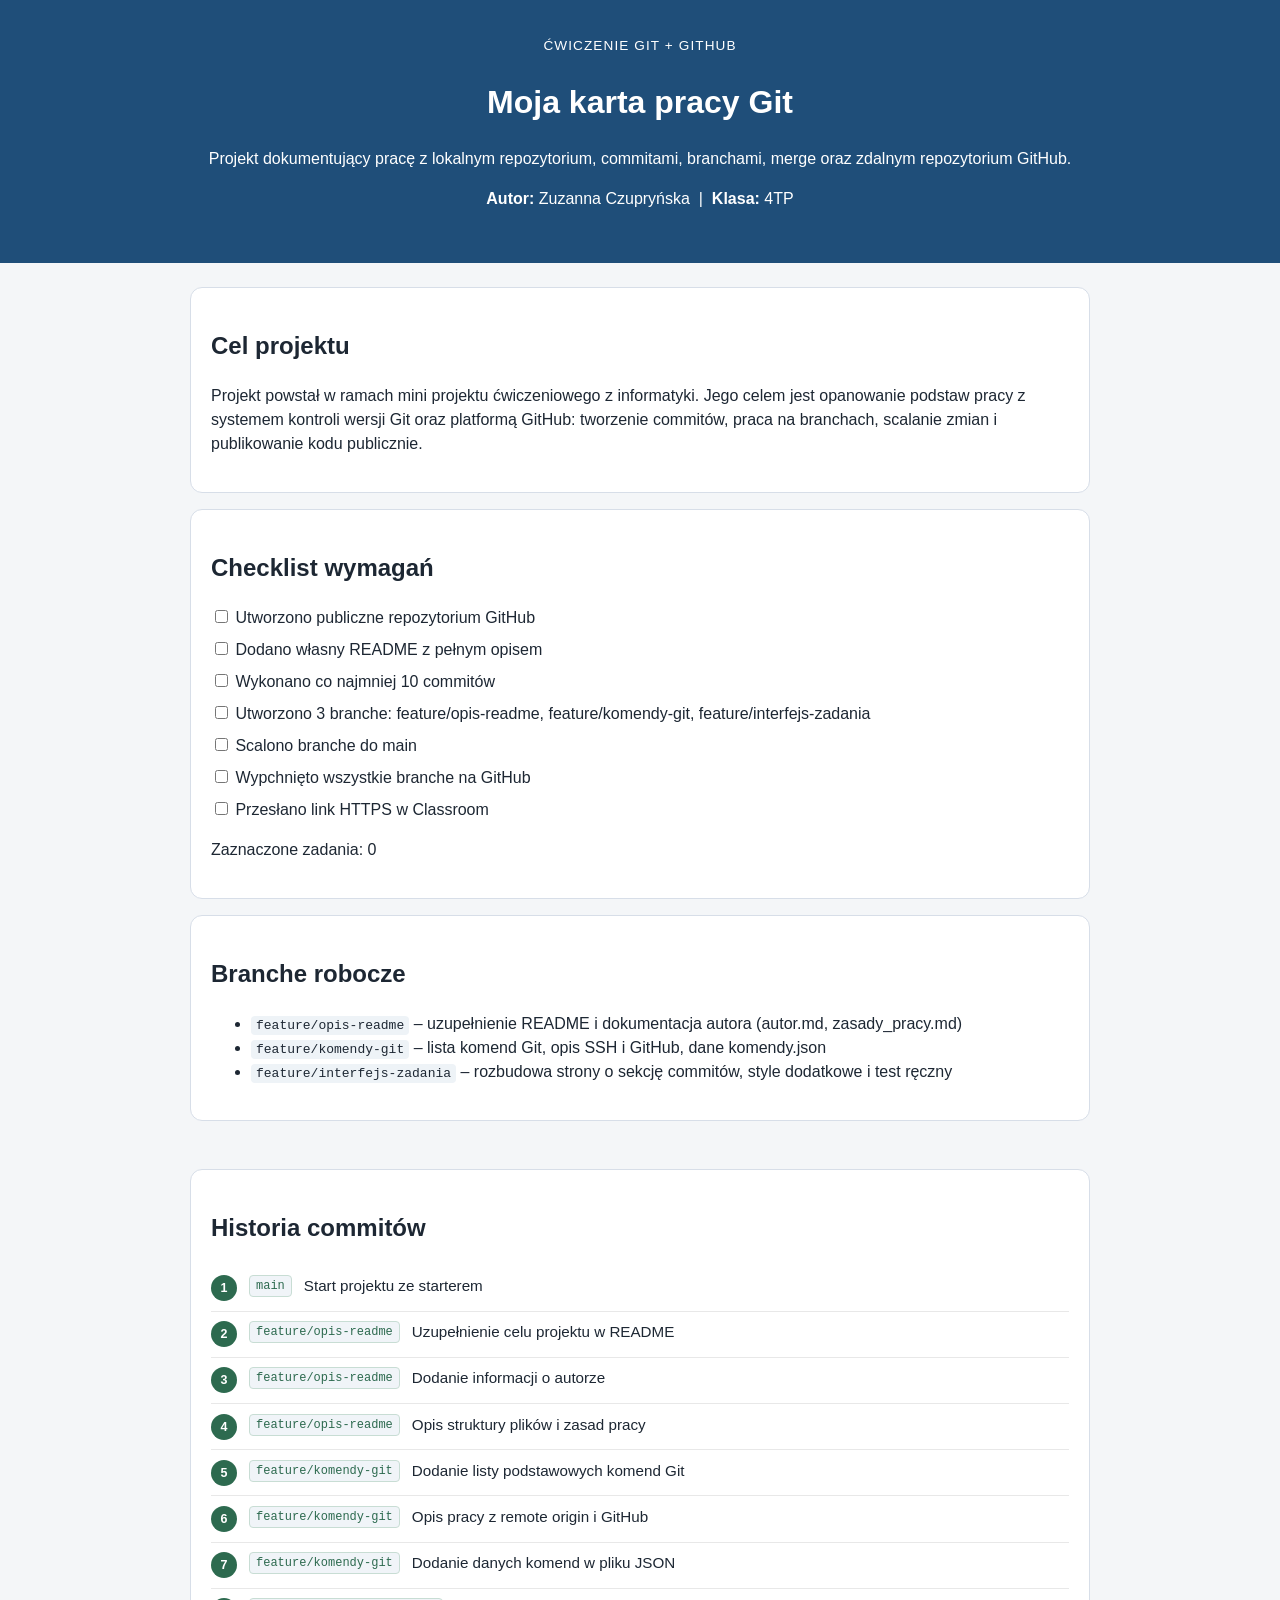
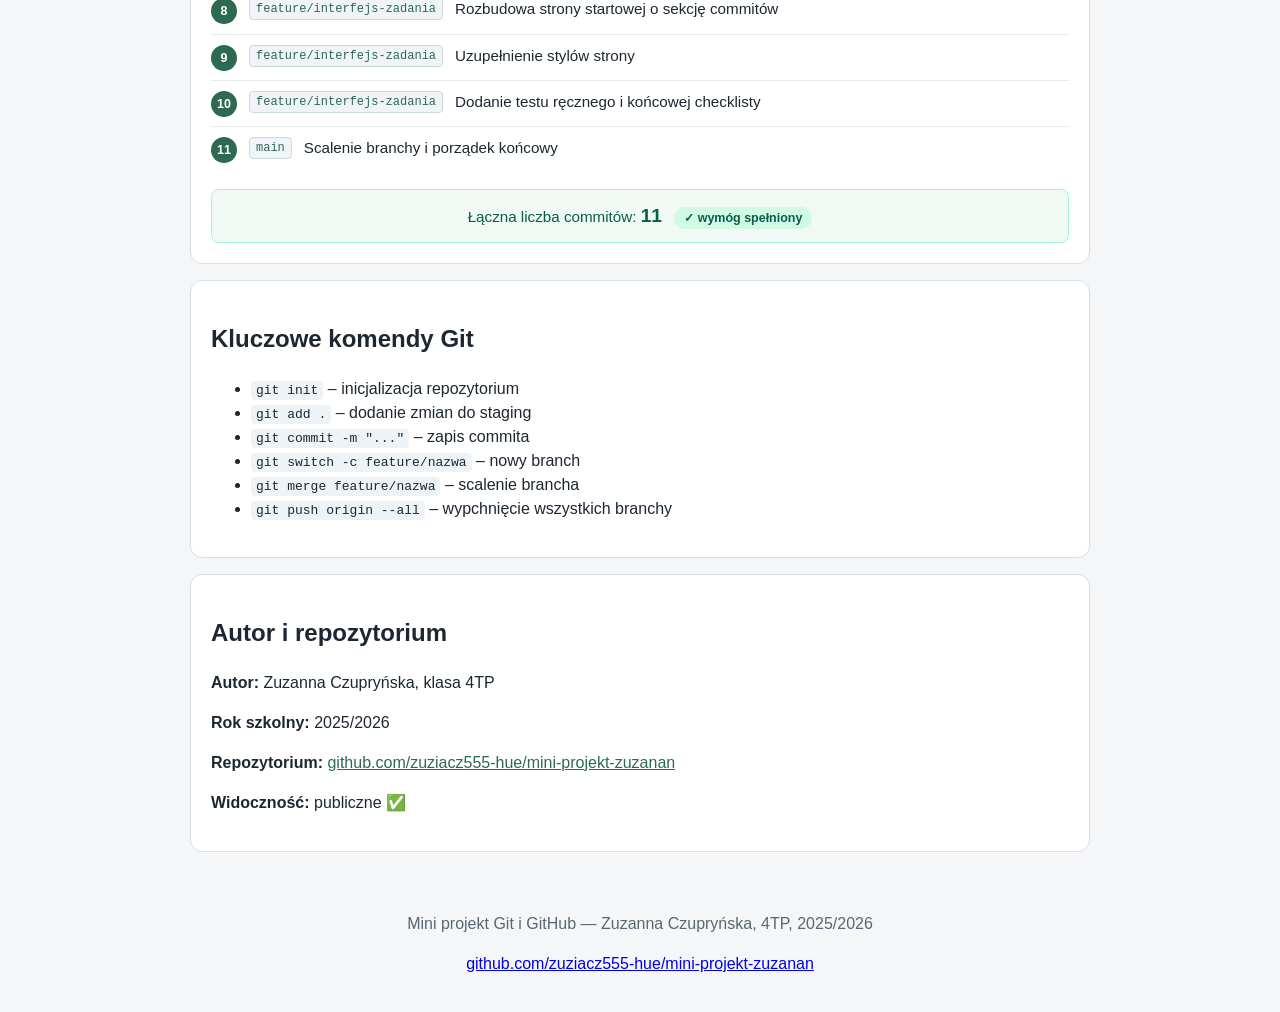
<file: index.html>
<!doctype html>
<html lang="pl">

<head>
  <meta charset="utf-8">
  <meta name="viewport" content="width=device-width, initial-scale=1">
  <title>Moja karta pracy Git – Zuzanna Czupryńska</title>
  <meta name="description" content="Mini projekt ćwiczeniowy z Git i GitHub – Zuzanna Czupryńska, 4TP">
  <link rel="stylesheet" href="style.css">
  <link rel="stylesheet" href="style_dodatkowy.css">
</head>

<body>
  <header class="hero">
    <p class="eyebrow">Ćwiczenie Git + GitHub</p>
    <h1>Moja karta pracy Git</h1>
    <p>Projekt dokumentujący pracę z lokalnym repozytorium, commitami, branchami, merge oraz zdalnym repozytorium
      GitHub.</p>
    <p><strong>Autor:</strong> Zuzanna Czupryńska &nbsp;|&nbsp; <strong>Klasa:</strong> 4TP</p>
  </header>

  <main class="container">

    <!-- SEKCJA 1: Cel projektu -->
    <section class="card">
      <h2>Cel projektu</h2>
      <p>Projekt powstał w ramach mini projektu ćwiczeniowego z informatyki. Jego celem jest opanowanie podstaw pracy z
        systemem kontroli wersji Git oraz platformą GitHub: tworzenie commitów, praca na branchach, scalanie zmian i
        publikowanie kodu publicznie.</p>
    </section>

    <!-- SEKCJA 2: Checklist zadań -->
    <section class="card">
      <h2>Checklist wymagań</h2>
      <label><input type="checkbox" class="task"> Utworzono publiczne repozytorium GitHub</label>
      <label><input type="checkbox" class="task"> Dodano własny README z pełnym opisem</label>
      <label><input type="checkbox" class="task"> Wykonano co najmniej 10 commitów</label>
      <label><input type="checkbox" class="task"> Utworzono 3 branche: feature/opis-readme, feature/komendy-git,
        feature/interfejs-zadania</label>
      <label><input type="checkbox" class="task"> Scalono branche do main</label>
      <label><input type="checkbox" class="task"> Wypchnięto wszystkie branche na GitHub</label>
      <label><input type="checkbox" class="task"> Przesłano link HTTPS w Classroom</label>
      <p id="progress">Zaznaczone zadania: 0</p>
    </section>

    <!-- SEKCJA 3: Branche -->
    <section class="card">
      <h2>Branche robocze</h2>
      <ul>
        <li><code>feature/opis-readme</code> – uzupełnienie README i dokumentacja autora (autor.md, zasady_pracy.md)
        </li>
        <li><code>feature/komendy-git</code> – lista komend Git, opis SSH i GitHub, dane komendy.json</li>
        <li><code>feature/interfejs-zadania</code> – rozbudowa strony o sekcję commitów, style dodatkowe i test ręczny
        </li>
      </ul>
    </section>

    <!-- SEKCJA 4: Historia commitów (wypełniania przez script_dodatkowy.js) -->
    <section class="card commits-section">
      <h2>Historia commitów</h2>
      <div id="commit-section"></div>
    </section>

    <!-- SEKCJA 5: Najważniejsze komendy -->
    <section class="card">
      <h2>Kluczowe komendy Git</h2>
      <ul>
        <li><code>git init</code> – inicjalizacja repozytorium</li>
        <li><code>git add .</code> – dodanie zmian do staging</li>
        <li><code>git commit -m "..."</code> – zapis commita</li>
        <li><code>git switch -c feature/nazwa</code> – nowy branch</li>
        <li><code>git merge feature/nazwa</code> – scalenie brancha</li>
        <li><code>git push origin --all</code> – wypchnięcie wszystkich branchy</li>
      </ul>
    </section>

    <!-- SEKCJA 6: Autor i repozytorium -->
    <section class="card">
      <h2>Autor i repozytorium</h2>
      <p><strong>Autor:</strong> Zuzanna Czupryńska, klasa 4TP</p>
      <p><strong>Rok szkolny:</strong> 2025/2026</p>
      <p><strong>Repozytorium:</strong> <a href="https://github.com/zuziacz555-hue/mini-projekt-zuzanan"
          target="_blank">github.com/zuziacz555-hue/mini-projekt-zuzanan</a></p>
      <p><strong>Widoczność:</strong> publiczne ✅</p>
    </section>

  </main>

  <footer>
    <p>Mini projekt Git i GitHub &mdash; Zuzanna Czupryńska, 4TP, 2025/2026</p>
    <p><a href="https://github.com/zuziacz555-hue/mini-projekt-zuzanan"
        target="_blank">github.com/zuziacz555-hue/mini-projekt-zuzanan</a></p>
  </footer>

  <script src="script.js"></script>
  <script src="script_dodatkowy.js"></script>
</body>

</html>
</file>
<file: style.css>
* {
  box-sizing: border-box;
}

body {
  margin: 0;
  font-family: Arial, Helvetica, sans-serif;
  color: #1d2733;
  background: #f4f6f8;
  line-height: 1.5;
}

.hero {
  padding: 36px 20px;
  text-align: center;
  background: #1f4e79;
  color: white;
}

.eyebrow {
  margin: 0 0 8px;
  text-transform: uppercase;
  letter-spacing: 0.08em;
  font-size: 0.85rem;
}

.container {
  width: min(900px, 92%);
  margin: 24px auto;
  display: grid;
  gap: 16px;
}

.card {
  padding: 20px;
  border: 1px solid #d7dee8;
  border-radius: 12px;
  background: white;
}

.card label {
  display: block;
  margin: 8px 0;
}

code {
  padding: 2px 5px;
  border-radius: 4px;
  background: #eef3f7;
}

footer {
  padding: 20px;
  text-align: center;
  color: #5a6673;
}
</file>
<file: style_dodatkowy.css>
/* =============================================
   Dodatkowe style - branch feature/interfejs-zadania
   ============================================= */

/* Sekcja historii commitów */
.commits-section {
  margin-top: 2rem;
}

.commit-list {
  list-style: none;
  padding: 0;
  margin: 0;
}

.commit-list li {
  display: flex;
  align-items: flex-start;
  gap: 0.75rem;
  padding: 0.6rem 0;
  border-bottom: 1px solid #e8e8e8;
  font-size: 0.95rem;
}

.commit-list li:last-child {
  border-bottom: none;
}

.commit-num {
  display: inline-block;
  min-width: 26px;
  height: 26px;
  line-height: 26px;
  text-align: center;
  background-color: #2d6a4f;
  color: #fff;
  border-radius: 50%;
  font-size: 0.78rem;
  font-weight: 700;
  flex-shrink: 0;
}

.commit-branch {
  display: inline-block;
  font-size: 0.75rem;
  font-family: monospace;
  background: #f0f4f8;
  color: #2d6a4f;
  border: 1px solid #c8ddd4;
  border-radius: 4px;
  padding: 1px 6px;
  white-space: nowrap;
}

/* Badge statusu */
.badge {
  display: inline-block;
  padding: 2px 10px;
  border-radius: 20px;
  font-size: 0.78rem;
  font-weight: 600;
  margin-left: 0.5rem;
}

.badge-ok {
  background: #d1fae5;
  color: #065f46;
}

.badge-pending {
  background: #fef3c7;
  color: #92400e;
}

/* Podsumowanie licznika */
.summary-bar {
  background: #f0f9f4;
  border: 1px solid #a7f3d0;
  border-radius: 8px;
  padding: 0.75rem 1rem;
  margin-top: 1rem;
  font-size: 0.95rem;
  color: #065f46;
  text-align: center;
}

.summary-bar strong {
  font-size: 1.2rem;
}

/* Link w karcie autora */
.card a {
  color: #2d6a4f;
  text-decoration: underline;
  transition: color 0.2s ease;
}

.card a:hover {
  color: #1a3d2e;
}

/* Animacja wejścia kart */
@keyframes fadeIn {
  from {
    opacity: 0;
    transform: translateY(8px);
  }

  to {
    opacity: 1;
    transform: translateY(0);
  }
}

.card {
  animation: fadeIn 0.35s ease both;
}
</file>
